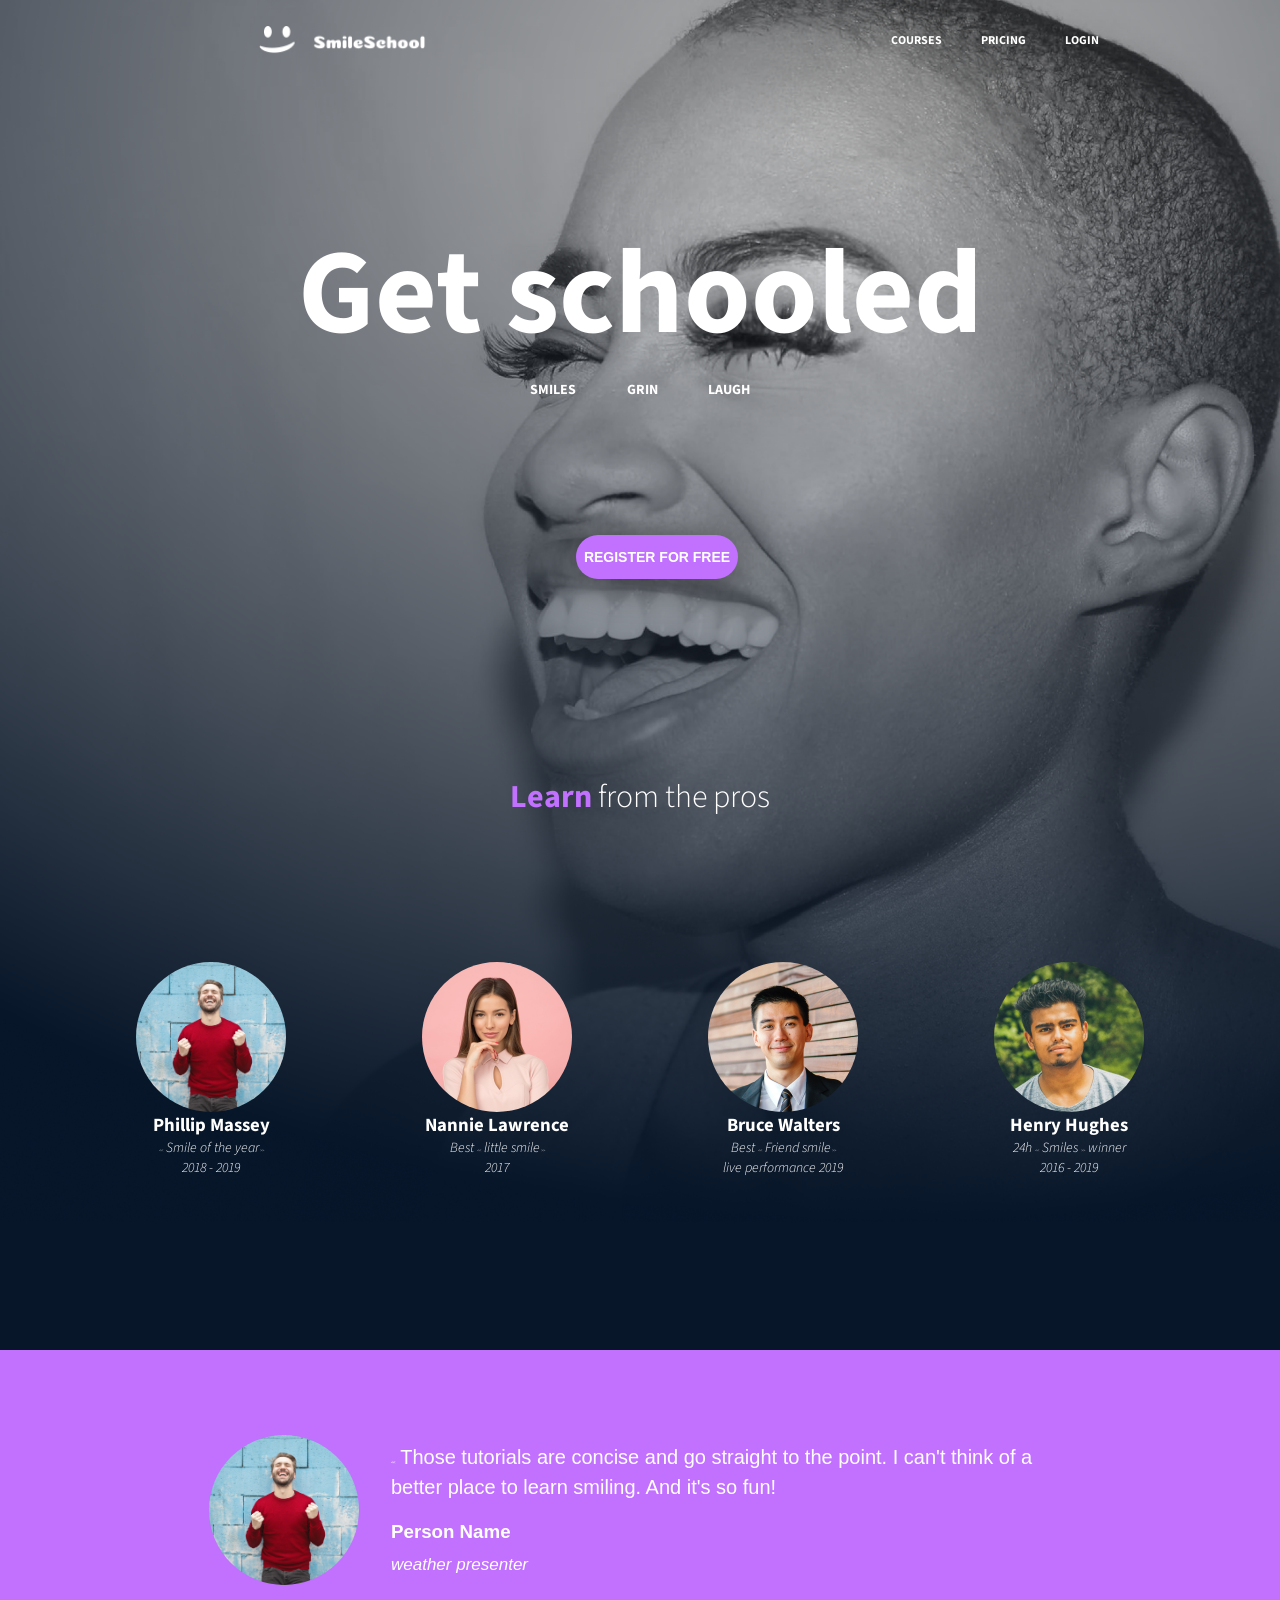
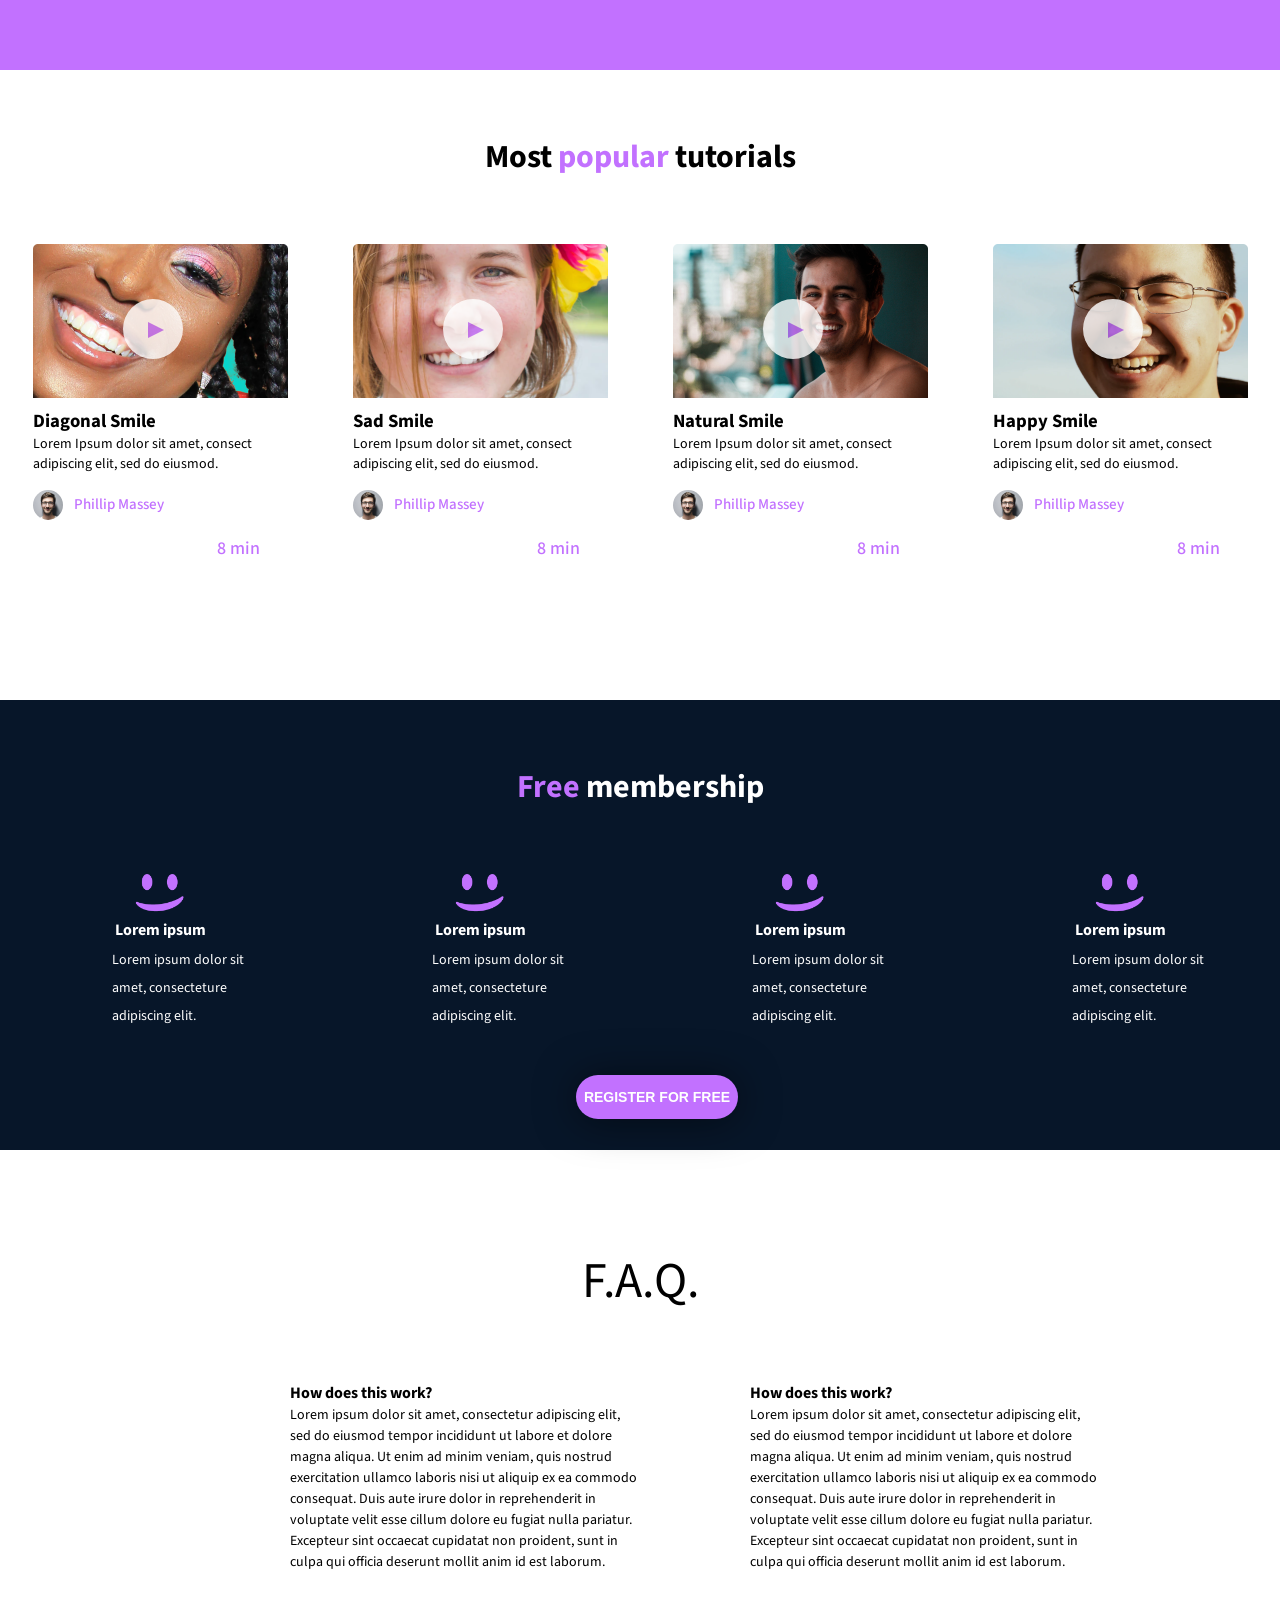
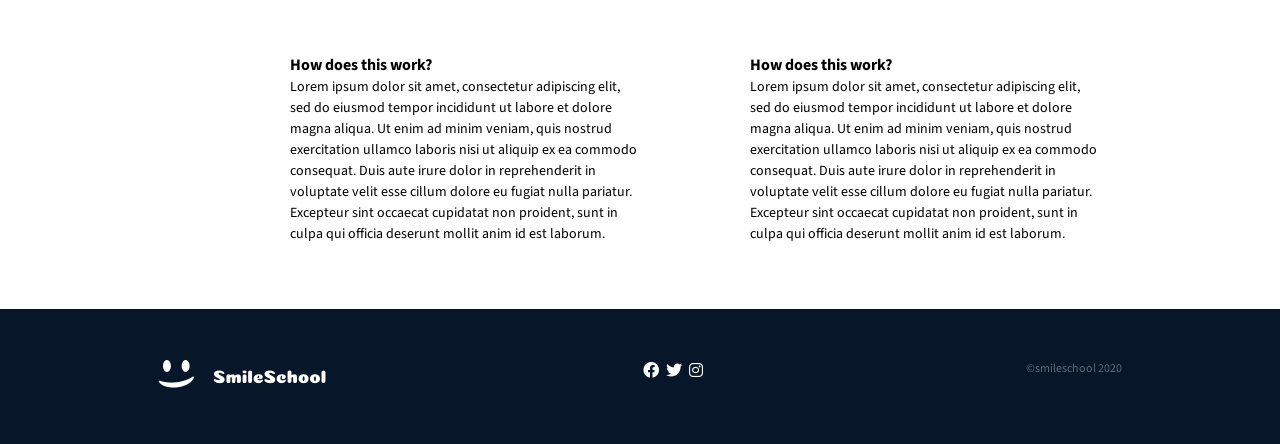
<file: index.html>
<!DOCTYPE html>
<html>
    <head>
        <meta charset="UTF-8">
        <meta name="viewport" content="width=device-width initial-scale=1.0">
        <title>School page</title>
        <link rel="stylesheet" href="Css/styles.css">
        <link rel="stylesheet" href="https://use.fontawesome.com/releases/v5.8.2/css/all.css"
        integrity="sha384-oS3vJWv+0UjzBfQzYUhtDYW+Pj2yciDJxpsK1OYPAYjqT085Qq/1cq5FLXAZQ7Ay"
        crossorigin="anonymous"
        />
        <link href='https://fonts.googleapis.com/css?family=Source Sans Pro' rel='stylesheet'>
        <link rel="stylesheet" href="fontawesome-free-6.4.2-web/css/all.css">
    </head>
    <body>
        <div class="preloader">
            <div class="loader"></div>
        </div>
        <main class="main">
            <div class="outter-cover-page">
                <div class="cover-page">
                    <header>
                        <img src="Images/Logo (2).png" alt="logo">
                        <nav>
                            <ul>
                                <li><a href="#">COURSES</a></li>
                                <li><a href="#">PRICING</a></li>
                                <li><a href="#">LOGIN</a></li>
                            </ul>
                    </header>
                    <h1 class="cover-text">Get schooled</h1>
                    <div class="cover-page-text">
                            <p>SMILES</p>
                            <p>GRIN</p>
                            <p>LAUGH</p>
                    </div>
                    <button>REGISTER FOR FREE</button>
            
                    <div class="Header">
                        <div class="Header-text">
                            <p><span>Learn</span> from the pros</p>
                        </div>
                        <div class="Header-info">
                            <div>
                                <div class="circle">
                                    <div class="Header-info-img Hii1">
                                    </div>
                                </div>
                                <div>
                                    <h3>Phillip Massey</h3>
                                    <p class="quote-image-descrip"> <code class="code">&lt;&lt;</code> 
                                        Smile of the year<code class="code"> &gt;&gt;</code> 
                                    </p>
                                    <p class="p">2018 - 2019</p>
                                </div>
                            </div>
                            
                            <div>
                                <div class="circle">
                                    <div class="Header-info-img Hii2">
                                    </div>
                                </div>
                                <div>
                                    <h3>Nannie Lawrence</h3>
                                    <p class="quote-image-descrip">Best <code class="code">&lt;&lt;</code> 
                                        little smile<code class="code"> &gt;&gt;</code> 
                                    </p>
                                    <p class="p">2017</p>
                                </div>
                            </div>
            
                            <div>
                                <div class="circle">
                                    <div class="Header-info-img Hii3">
                                    </div>
                                </div>
                                <div>
                                    <h3>Bruce Walters</h3>
                                    <p class="quote-image-descrip">Best <code class="code">&lt;&lt;</code> 
                                        Friend smile<code class="code"> &gt;&gt;</code>
                                    </p>
                                    <p class="p">live performance 2019</p>
                                </div>
                            </div>
            
                            <div>
                                <div class="circle">
                                    <div class="Header-info-img Hii4">
                                    </div>
                                </div>
                                <div>
                                    <h3>Henry Hughes</h3>
                                    <p class="quote-image-descrip">24h <code class="code">&lt;&lt;</code> 
                                        Smiles <code class="code"> &gt;&gt;</code> winner 
                                    </p>
                                    <p class="p">2016 - 2019</p>
                                </div>
                            </div>
                        </div>
                    </div>
                </div>
             </div>
          
            <div class="quote">
                <div class="circle">
                    <div class="quote-image">
                    </div>
                </div>
                <div class="quote-image-description">
                    <p class="quote-image-descrip"> <code class="code">&lt;&lt;</code> 
                        Those tutorials are concise and go straight to the point. I can't think of a better place 
                        to learn smiling. And it's so fun!
                    </p>
                    <h3>Person Name</h3>
                    <p class="p">weather presenter</p>
                </div>
            </div>
    
            <!--        <section>-->
                <section class="types-of-smiling">
                    <h2>Most <span>popular</span> tutorials</h2>
                    <div class="smiling">
                        <div class="inner-smiling">
                            <div class="sm1">
                                <img class="smiling-image" src="Images/Smiling1.png">
                                <div class="player">
                                    <div class="triangle"></div>
                                </div>
                                <h3>Diagonal Smile</h3>
                                <p>Lorem Ipsum dolor sit amet, consect adipiscing elit, sed do eiusmod.</p>
                                <div class="quote-smiling">
                                    <div class="circle">
                                        <div class="smile-image">
                                        </div>
                                    </div>
                                    <div class="quote-image-description">
                                        <p class="quote-image-descrip"> 
                                            Phillip Massey
                                        </p>
                                    </div>
                                </div>
                                <div class="circle-rating">
                                    <div class="rating-circle">
                                        <a>
                                            <i class="fa-solid fa-star"></i>
                                            <i class="fa-solid fa-star"></i>
                                            <i class="fa-solid fa-star"></i>
                                            <i class="fa-regular fa-star-half-stroke"></i>
                                            <i class="fa-regular fa-star"></i>
                                        </a>
                                    <p>8 min</p>
                                    </div>
                                </div>
                            </div>
                            
                            <div class="sm2">
                                <img class="smiling-image" src="Images/smiling2.png">
                                <div class="player">
                                    <div class="triangle"></div>
                                </div>
                                <h3>Sad Smile</h3>
                                <p>Lorem Ipsum dolor sit amet, consect adipiscing elit, sed do eiusmod.</p>
                                <div class="quote-smiling">
                                    <div class="circle">
                                        <div class="smile-image">
                                        </div>
                                    </div>
                                    <div class="quote-image-description">
                                        <p class="quote-image-descrip"> 
                                            Phillip Massey
                                        </p>
                                    </div>
                                </div>
                                <div class="rating-circle">
                                    <a>
                                        <i class="fa-solid fa-star"></i>
                                        <i class="fa-solid fa-star"></i>
                                        <i class="fa-solid fa-star"></i>
                                        <i class="fa-regular fa-star-half-stroke"></i>
                                        <i class="fa-regular fa-star"></i>
                                    </a>
                                    <p>8 min</p>
                                </div>
                            </div>
                            
                            <div class="sm3">
                                <img class="smiling-image" src="Images/Smiling3.png">
                                <div class="player">
                                    <div class="triangle"></div>
                                </div>
                                <h3>Natural Smile</h3>
                                <p>Lorem Ipsum dolor sit amet, consect adipiscing elit, sed do eiusmod.</p>
                                <div class="quote-smiling">
                                    <div class="circle">
                                        <div class="smile-image">
                                        </div>
                                    </div>
                                    <div class="quote-image-description">
                                        <p class="quote-image-descrip"> 
                                            Phillip Massey
                                        </p>
                                    </div>
                                </div>
                                <div class="rating-circle">
                                    <a>
                                        <i class="fa-solid fa-star"></i>
                                        <i class="fa-solid fa-star"></i>
                                        <i class="fa-solid fa-star"></i>
                                        <i class="fa-regular fa-star-half-stroke"></i>
                                        <i class="fa-regular fa-star"></i>
                                    </a>
                                    <p>8 min</p>
                                </div>
                            </div>
                            
                            <div class="sm4">
                                <img class="smiling-image" src="Images/Smiling4.png">
                                <div class="player">
                                    <div class="triangle"></div>
                                </div>
                                <h3>Happy Smile</h3>
                                <p>Lorem Ipsum dolor sit amet, consect adipiscing elit, sed do eiusmod.</p>
                                <div class="quote-smiling">
                                    <div class="circle">
                                        <div class="smile-image">
                                        </div>
                                    </div>
                                    <div class="quote-image-description">
                                        <p class="quote-image-descrip"> 
                                            Phillip Massey
                                        </p>
                                    </div>
                                </div>
                                <div class="rating-circle">
                                    <a>
                                        <i class="fa-solid fa-star"></i>
                                        <i class="fa-solid fa-star"></i>
                                        <i class="fa-solid fa-star"></i>
                                        <i class="fa-regular fa-star-half-stroke"></i>
                                        <i class="fa-regular fa-star"></i>
                                    </a>
                                    <p>8 min</p>
                                </div>
                            </div>
                        </div>
                    </div>
                </section>
    
                <section class="membership">
                    <h2 class="membership-header"><span>Free</span> membership</h2>
                    <div class="type-membership">
                        <div class="inner-membership">
                            <div class="child-inner-membership">
                                <img src="Images/Logo.png" class="logo">
                                <h4 class="mem-desc">Lorem ipsum</h4>
                                <p class="inner-description">
                                    Lorem ipsum dolor sit amet, consecteture adipiscing elit.
                                </p>
                            </div>
                            <div class="child-inner-membership">
                                <img src="Images/Logo.png" class="logo">
                                <h4 class="mem-desc">Lorem ipsum</h4>
                                <p class="inner-description">
                                    Lorem ipsum dolor sit amet, consecteture adipiscing elit.
                                </p>
                            </div>
                            <div class="child-inner-membership">
                                <img src="Images/Logo.png" class="logo">
                                <h4 class="mem-desc">Lorem ipsum</h4>
                                <p class="inner-description">
                                    Lorem ipsum dolor sit amet, consecteture adipiscing elit.
                                </p>
                            </div>
                            <div class="child-inner-membership">
                                <img src="Images/Logo.png" class="logo">
                                <h4 class="mem-desc">Lorem ipsum</h4>
                                <p class="inner-description">
                                    Lorem ipsum dolor sit amet, consecteture adipiscing elit.
                                </p>
                            </div>    
                        </div>
                    </div>
                    <button>REGISTER FOR FREE</button>
                </section>
    
                <section class="FAQ">
                    <p class="FAQ-description">F.A.Q.</p>
                    <div class="outer-class">
                        <div class="inner-class left-side">
                            <div class="header">
                                <h4>How does this work?</h4>
                                <p>
                                    Lorem ipsum dolor sit amet, consectetur adipiscing elit, 
                                    sed do eiusmod tempor incididunt ut labore et dolore magna 
                                    aliqua. Ut enim ad minim veniam, quis nostrud exercitation 
                                    ullamco laboris nisi ut aliquip ex ea commodo consequat. 
                                    Duis aute irure dolor in reprehenderit in voluptate velit 
                                    esse cillum dolore eu fugiat nulla pariatur. 
                                    Excepteur sint occaecat cupidatat non proident, 
                                    sunt in culpa qui officia deserunt mollit anim id est 
                                    laborum.
                                </p>
                            </div>
                            <div class="header">
                                <h4>How does this work?</h4>
                                <p>
                                    Lorem ipsum dolor sit amet, consectetur adipiscing elit, 
                                    sed do eiusmod tempor incididunt ut labore et dolore magna 
                                    aliqua. Ut enim ad minim veniam, quis nostrud exercitation 
                                    ullamco laboris nisi ut aliquip ex ea commodo consequat. 
                                    Duis aute irure dolor in reprehenderit in voluptate velit 
                                    esse cillum dolore eu fugiat nulla pariatur. 
                                    Excepteur sint occaecat cupidatat non proident, 
                                    sunt in culpa qui officia deserunt mollit anim id est 
                                    laborum.
                                </p>
                            </div>
                        </div>
    
                        <div class="inner-class right-side">
                            <div class="header">
                                <h4>How does this work?</h4>
                                <p>
                                    Lorem ipsum dolor sit amet, consectetur adipiscing elit, 
                                    sed do eiusmod tempor incididunt ut labore et dolore magna 
                                    aliqua. Ut enim ad minim veniam, quis nostrud exercitation 
                                    ullamco laboris nisi ut aliquip ex ea commodo consequat. 
                                    Duis aute irure dolor in reprehenderit in voluptate velit 
                                    esse cillum dolore eu fugiat nulla pariatur. 
                                    Excepteur sint occaecat cupidatat non proident, 
                                    sunt in culpa qui officia deserunt mollit anim id est 
                                    laborum.
                                </p>
                            </div>
                            <div class="header">
                                <h4>How does this work?</h4>
                                <p>
                                    Lorem ipsum dolor sit amet, consectetur adipiscing elit, 
                                    sed do eiusmod tempor incididunt ut labore et dolore magna 
                                    aliqua. Ut enim ad minim veniam, quis nostrud exercitation 
                                    ullamco laboris nisi ut aliquip ex ea commodo consequat. 
                                    Duis aute irure dolor in reprehenderit in voluptate velit 
                                    esse cillum dolore eu fugiat nulla pariatur. 
                                    Excepteur sint occaecat cupidatat non proident, 
                                    sunt in culpa qui officia deserunt mollit anim id est 
                                    laborum.
                                </p>
                            </div>
                        </div>
                    </div>
                </section>
                <footer>
                    <div class="logo-text">
                        <img src="Images/Logo (2).png" alt="logo">
                    </div>
                    <div class="contact-links">
                        <a
                        href="https://facebook.com/freecodecamp"
                        target="_blank"
                        class="btn contact-details"
                        ><i class="fa-brands fa-facebook"></i></a
                      >
                      <a
                        id="profile-link"
                        href="https://github.com/freecodecamp"
                        target="_blank"
                        class="btn contact-details"
                        ><i class="fa-brands fa-twitter fa-flip"></i></a
                      >
                      <a
                        href="https://twitter.com/freecodecamp"
                        target="_blank"
                        class="btn contact-details"
                        ><i class="fa-brands fa-instagram"></i></a
                      >
                    </div>
                    <p>&copy;smileschool 2020</p>
                </footer>
        </main>
        <script src="Js/main.js"></script>
    </body>
</html>
</file>
<file: Css/styles.css>
/* Define custom CSS variables */
    :root {
        --background-color1: #c271ff;
        --background-color2: #FFFFFF;
        --background-color3: #071629;
    }

    /* Reset default styles */
    * {
        margin: 0;
        padding: 0;
        scroll-behavior: smooth;
    }

    *,
    *::before,
    *::after {
        box-sizing: border-box;
    }

    /* Set the base font family */
    body {
        font-family: 'Source Sans Pro', sans-serif;
    }

    /* Media query for screens with a max width of 75em (1200px) */
    @media (max-width: 75em) {
        html {
            font-size: 75%;
        }
    }

    /* Media query for screens with a max width of 61.25em (980px) */
    @media (max-width: 61.25em) {
        html {
            font-size: 85%;
        }
    }

    /* Media query for screens with a max width of 28.75em (460px) */
    @media (max-width: 28.75em) {
        html {
            font-size: 70;
        }
    }
/* Apply basic styles to the preloader container */
.preloader {
    position: fixed;
    top: 0;
    left: 0;
    width: 100%;
    height: 100%;
    background: #c271ff; /* Background color */
    display: flex;
    justify-content: center;
    align-items: center;
    z-index: 9999; /* Ensure it's on top of everything */
}

/* Create a loading animation within the preloader */
.loader {
    border: 10px solid #071629; /* Loader color */
    border-top: 4px solid transparent;
    border-radius: 50%;
    width: 50px;
    height: 50px;
    animation: spin 2s linear infinite;
}

/* Keyframes animation for the loader */
@keyframes spin {
    0% {
        transform: rotate(0deg);
    }
    100% {
        transform: rotate(360deg);
    }
}

/* Hide the preloader when the content is loaded */
.main {
    display: none;
    width: 100%;
    margin: 0;
    padding: 0;
}

    /* Basic styles for paragraphs, images, and spans */
    p {
        font-size: 14px;
    }

    /* img {
        display: block;
        width: 100%;
    } */

    span {
        color: var(--background-color1);
    }

    /* Styles for code elements */
    .code {
        font-size: 5px;
        font-family: 'Source Sans Pro';
    }
    /* Styles for the header */
    .outter-cover-page{
        background: radial-gradient(85.9% 85.9% at 50% 14.1%, rgba(41, 48, 61, 0.00)0%, #071629 100%), #000;
        background-blend-mode: normal, color;
    }
    .cover-page{
        background-image: url('assets/Cover-Photo.png');
        background-size: cover;
        background-position: inherit;
        background-repeat: no-repeat;
        width: auto;
        height: 150vh;
    }
    .cover-text{
        text-align: center;
        color: var(--background-color2);
        font-size: 120px;
        font-weight: 700;
        line-height: normal;
        font-style: normal;
        padding-top: 10%;
    }
    .cover-page-text{
        display: flex;
        flex-direction: row;
        justify-content: space-evenly;
        color: #FFFFFF;
        font-size: 16px;
        font-weight: 700;
        line-height: normal;
        width: 25%;
        margin: auto;
    }
    .Learn-from-pro{
        display: flex;
        flex-direction: column;
        text-align: center;

    }
    header{
        display: flex;
        flex-direction: row;
        justify-content: space-around;
        align-items: center;
        padding: 2%;
    }
    header img{
        width: 167.016px;
        height: 29.461px;
        flex-shrink: 0;
    }
    header nav ul{
        display: flex;
        flex-direction: row;
        justify-content: space-evenly;
        gap: 30%;
        list-style: none;
        font-size: 12px;
        font-weight: 700;
        line-height: normal;
    }
    a{
        text-decoration: none;
        color: #FFFFFF;
    }
    .Header{
        display: flex;
        flex-direction: column;
        height: 70%;
        text-align: center;
    }
    .Header-text{
        position: relative;
        top: 35%;
        color: var(--background-color2);
        font-style: normal;
    }
    .Header-text span{
        font-size: 32px;
        font-weight: 700;
    }
    .Header-text p{
        font-size: 32px;
        font-weight: 300;
    }
    .Header-info{
        display: flex;
        flex-direction: row;
        justify-content: space-evenly;
        text-align: center;
        position: relative;
        top: 50%;
    }
    .Header-info-img {
        width: 150px;
        height: 150px;
        border-radius: 50%;
        background-size: cover;
        background-position: center;
    }
    /* Changing the background image styles */
    .Hii1{
        background-image: url('assets/Smiling.png');
    }
    .Hii2{
        background-image: url('assets/Nannie.png');
    }
    .Hii3{
        background-image: url('assets/Bruce.png');
    }
    .Hii4{
        background-image: url('assets/Henry.png');
    }
    .Header-info:first-child{
        display: flex;
        flex-direction: row;
    }
    .Header-info p{
        font-size: 14px;
        font-weight: 300;
        font-style: italic;
    }

    .Header-info h3, .Header-info p{
        color: var(--background-color2);
    }

    /* Styles for a quote image description */
    .quote-image-description .p {
        font-style: italic;
        font-size: 17px;
    }

    .quote {
        font-family: 'Lato', sans-serif;
        background-color: var(--background-color1);
        display: flex;
        gap: 2rem;
        align-items: center;
        justify-content: center;
        height: 20vh;
        padding: 10rem;
        width: 100%;
    }

    /* Styles for circular elements */
    .circle {
        border-radius: 50%;
    }

    /* Styles for a quote image */
    .quote-image {
        width: 150px;
        height: 150px;
        border-radius: 50%;
        background-image: url('assets/Smiling.png');
        background-size: cover;
        background-position: center;
    }

    /* Styles for the quote image description */
    .quote-image-description {
        color: var(--background-color2);
        line-height: 1.5;
        max-width: 680px;
    }

    /* Additional styles for the quote image description */
    .quote-image-description h3 {
        padding-top: 1rem;
        font-weight: bold;
    }

    .quote-image-description .p {
        padding-top: 0.4rem;
    }

    .quote-image-descrip {
        font-size: 20px;
    }

    /* Styles for the 'types-of-smiling' section */
    .types-of-smiling {
        height: 70vh;
        max-height: fit-content;
    }
    /* Media query for screens with a max width of 75em (1200px) */
    @media (max-width: 75em) {
        .types-of-smiling {
            height: auto;
            max-height: auto;
        }
    }

    /* Media query for screens with a max width of 61.25em (980px) */
    @media (max-width: 61.25em) {
        .types-of-smiling {
            height: auto;
            max-height: auto;
        }
    }

    /* Media query for screens with a max width of 28.75em (460px) */
    @media (max-width: 28.75em) {
        .types-of-smiling {
            height: auto;
            max-height: auto;
        }
    }

    /* Styles for the 'h2' elements in the 'types-of-smiling' section */
    .types-of-smiling h2 {
        font-size: clamp(1rem, 6vw, 2rem);
        text-align: center;
        padding-top: 4rem;
        padding-bottom: 4rem;
    }

    /* Styles for the 'smiling' section */
    .smiling {
        background-color: #FFFFFF;
        height: max-content;
        max-height: fit-content;
        display: flex;
        flex-direction: row;
        justify-content: space-between;
        justify-content: center;
    }

    /* Styles for the 'h2' elements in the 'smiling' section */
    .smiling h2 {
        text-align: center;
        font-size: 2em;
    }

    /* Styles for the 'inner-smiling' section */
    .inner-smiling {
        display: grid;
        grid-template-columns: repeat(auto-fit, minmax(320px, 1fr));
        justify-content: space-evenly;
        width: 100%;
        max-width: 1280px;
    }

    /* Styles for 'sm1', 'sm2', 'sm3', and 'sm4' elements */
    .sm1, .sm2, .sm3, .sm4 {
        max-width: 255px;
        max-height: 335px;
        width: 100%;
        height: 100%;
        margin: auto;
    }

    /* Styles for smiling images */
    .smiling-image {
        width: 255px;
        height: 154px;
        object-fit: cover;
    }

    /* Styles for the 'quote-smiling' section */
    .quote-smiling {
        padding-top: 1rem;
        display: flex;
        gap: 0.7rem;
        align-items: center;
        justify-content: left;
        width: 100%;
    }

    /* Styles for 'p' elements inside the 'quote-smiling' section */
    .quote-smiling p {
        font-size: 15px;
        font-weight: 500;
        color: var(--background-color1);
    }

    /* Styles for the smile image */
    .smile-image {
        width: 30px;
        height: 30px;
        border-radius: 50%;
        background-image: url('assets/Rating.png');
        background-size: cover;
        background-position: center;
    }
      /* Styles for the triangle element */
    .triangle {
        width: 0;
        height: 0;
        border-left: 8.25px solid transparent;
        border-right: 8.25px solid transparent;
        border-bottom: 16.5px solid var(--background-color1);
        transform: rotate(90deg);
        transition: 0.3s ease-out;
        position: relative;
        top: 23px;
        left: 25px;
    }

    /* Triangle hover effect */
    .triangle:hover {
        cursor: pointer;
        transform: scale(1.2);
    }
    /* Media query for Mobiles */
    /* For 640 Resolution */  
    @media only screen and (min-device-width : 360px) and (max-device-width : 640px)  
    {   .inner-smiling h3{
        margin-top: -3.5rem;
    }
    } 
    /* Media query for screens with a max width of 75em (1200px) */
    @media (max-width: 75em) {
        .inner-smiling h3{
            margin-top: -4.5rem;
    }
    }
    /* Media query for screens with a max width of 61.25em (980px) */
    @media (max-width: 61.25em) {
        .inner-smiling h3{
            margin-top: -4rem;
    }
    }

    /* Media query for Laptops */
    /* For 1024 Resolution */  
    @media only screen and (min-device-width : 768px) and (max-device-width : 1024px)  
    { .inner-smiling h3{
        margin-top: -3.5rem;
    }
    }  

    /* For 1366 Resolution */  
    @media only screen and (min-width: 1030px) and (max-width: 1366px)  
    {
        .inner-smiling h3{
            margin-top: -3.5rem;
        }
    } 

    /* Media query for Desktops*/
    @media only screen and (min-width: 1370px) and (max-width: 1605px)  
    { .inner-smiling h3{
        margin-top: -3.5rem;
    }
    } 

    /* Media query for Tablets */
    @media only screen and (orientation : landscape) and (-webkit-min-device-pixel-ratio: 1)  
        and (min-device-width : 768px) and (max-device-width : 1007px)   
    { .inner-smiling h3{
        margin-top: -4.5rem;
    }
    }

    /* Orientation : Portrait */  
    @media only screen and (orientation : portrait) and (-webkit-min-device-pixel-ratio: 1) 
        and (min-device-width : 768px) and (max-device-width : 1007px)  
    {.inner-smiling h3{
        margin-top: -4.5rem;
    }
    } 

    /* Styles for the 'rating-circle' section */
    .rating-circle {
        display: flex;
        gap: 80px;
        padding-top: 1rem;
        color: var(--background-color1);
        font-size: 16px;
        font-weight: 400;
    }

    /* Styles for 'i' elements inside the 'rating-circle' section on hover */
    .rating-circle:hover i {
        cursor: pointer;
        transform: translateY(3px);
        transition: 0.8s ease-in;
    }

    /* Additional styles for 'p' elements inside the 'rating-circle' section */
    .rating-circle p {
        font-size: 18px;
        font-weight: 500;
    }

    /* Styles for the 'membership' section */
    .membership {
        background-color: var(--background-color3);
        color: #FFFFFF;
        width: 100%;
        height: 50vh;
    }

    /* Styles for the 'inner-membership' section */
    .inner-membership {
        display: flex;
        flex-direction: row;
        justify-content: space-between;
        line-height: 2;
    } 
    .child-inner-membership{
        display: flex;
        flex-direction: column;
        padding-top: 4rem;
        height: 100%;
    }
    .inner-description{
        width: 50%;
        max-width: 350px;
        margin-left: 7rem;
    }

    /* Styles for 'h2' elements inside the 'membership' section */
    .membership h2 {
        font-size: clamp(1rem, 6vw, 2rem);
        padding-top: 4rem;
        padding-bottom: 0;
    }

    /* Styles for the 'membership-header' section */
    .membership-header {
        text-align: center;
        padding-bottom: 4rem;
    }

    /* Styles for 'mem-desc' elements */
    .mem-desc {
        text-align: center;
    }

    /* Styles for the logo image */
    .logo {
        margin: auto;
        display: block;
        justify-content: center;
        align-content: center;
        width: 50px;
    }

    /* Styles for the 'FAQ' section */
    .FAQ {
        display: flex;
        flex-direction: column;
        max-width: max-content;
        width: 100%;
        padding-top: 6rem;
        gap: 50%;
        align-items: center;
        padding-bottom: 4rem;
        height: max-content;
        margin: auto;
    }

    /* Styles for the 'FAQ-description' section */
    .FAQ-description {
        font-size: 50px;
        padding-bottom: 4rem;
        margin: auto;
        text-align: center;
        color: #000;
    }

    /* Styles for the 'outer-class' section */
    .outer-class {
        display: flex;
        flex-direction: row;
        align-items: center;
        justify-content: space-evenly;
        line-height: 1.5;
        width: 100%;
        height: 100%;
        max-width: 920px;
        max-height: 707px;
    }

    /* Styles for the 'inner-class' section */
    .inner-class {
        display: grid;
        justify-items: center;
        grid-gap: 5em;
    }

    /* Styles for the left side */
    .left-side {
        margin-left: 12%;
    }

    /* Styles for the right side */
    .right-side {
        margin-left: 12%;
    }

    /* Styles for the footer section */
    footer {
        background-color: var(--background-color3);
        display: flex;
        flex-direction: row;
        justify-content: space-around;
        height: 15vh;
        padding-top: 4%;
    }

    /* Styles for footer images */
    footer img {
        width: 169px;
        height: 30px;
    }
/*     Styles for the copyright */
    footer p{
        color: #FFF;
        font-size: 12px;
        font-weight: 400;
        opacity: 0.3517;
        text-align: center;
    }

    /* Styles for contact links */
    .contact-links a {
        align-items: center;
        color: var(--background-color2);
    }

    /* Styles for contact link icons */
    .contact-links i {
        width: 20px;
    }

    /* Styles for the player element */
    .player {
        width: 60px;
        height: 60px;
        border-radius: 50%;
        background-color: var(--background-color2);
        position: relative;
        bottom: 105px;
        left: 90px;
        opacity: 80%;
    }
    /* Button styles */
    button {
        background-color: var(--background-color1);
        color: var(--background-color2);
        position: relative;
        left: 45%;
        top: 10%;
        filter: drop-shadow(0px 2px 20px rgba(0, 0, 0, 0.5));
        border-radius: 22px;
        height: 44px;
        border: none;
        width: 162px;
        font-weight: 600;
        font-size: 14px;
    }

    /* Button hover effect */
    button:hover {
        cursor: pointer;
        transform: translateY(-3px);
    }
</file>
